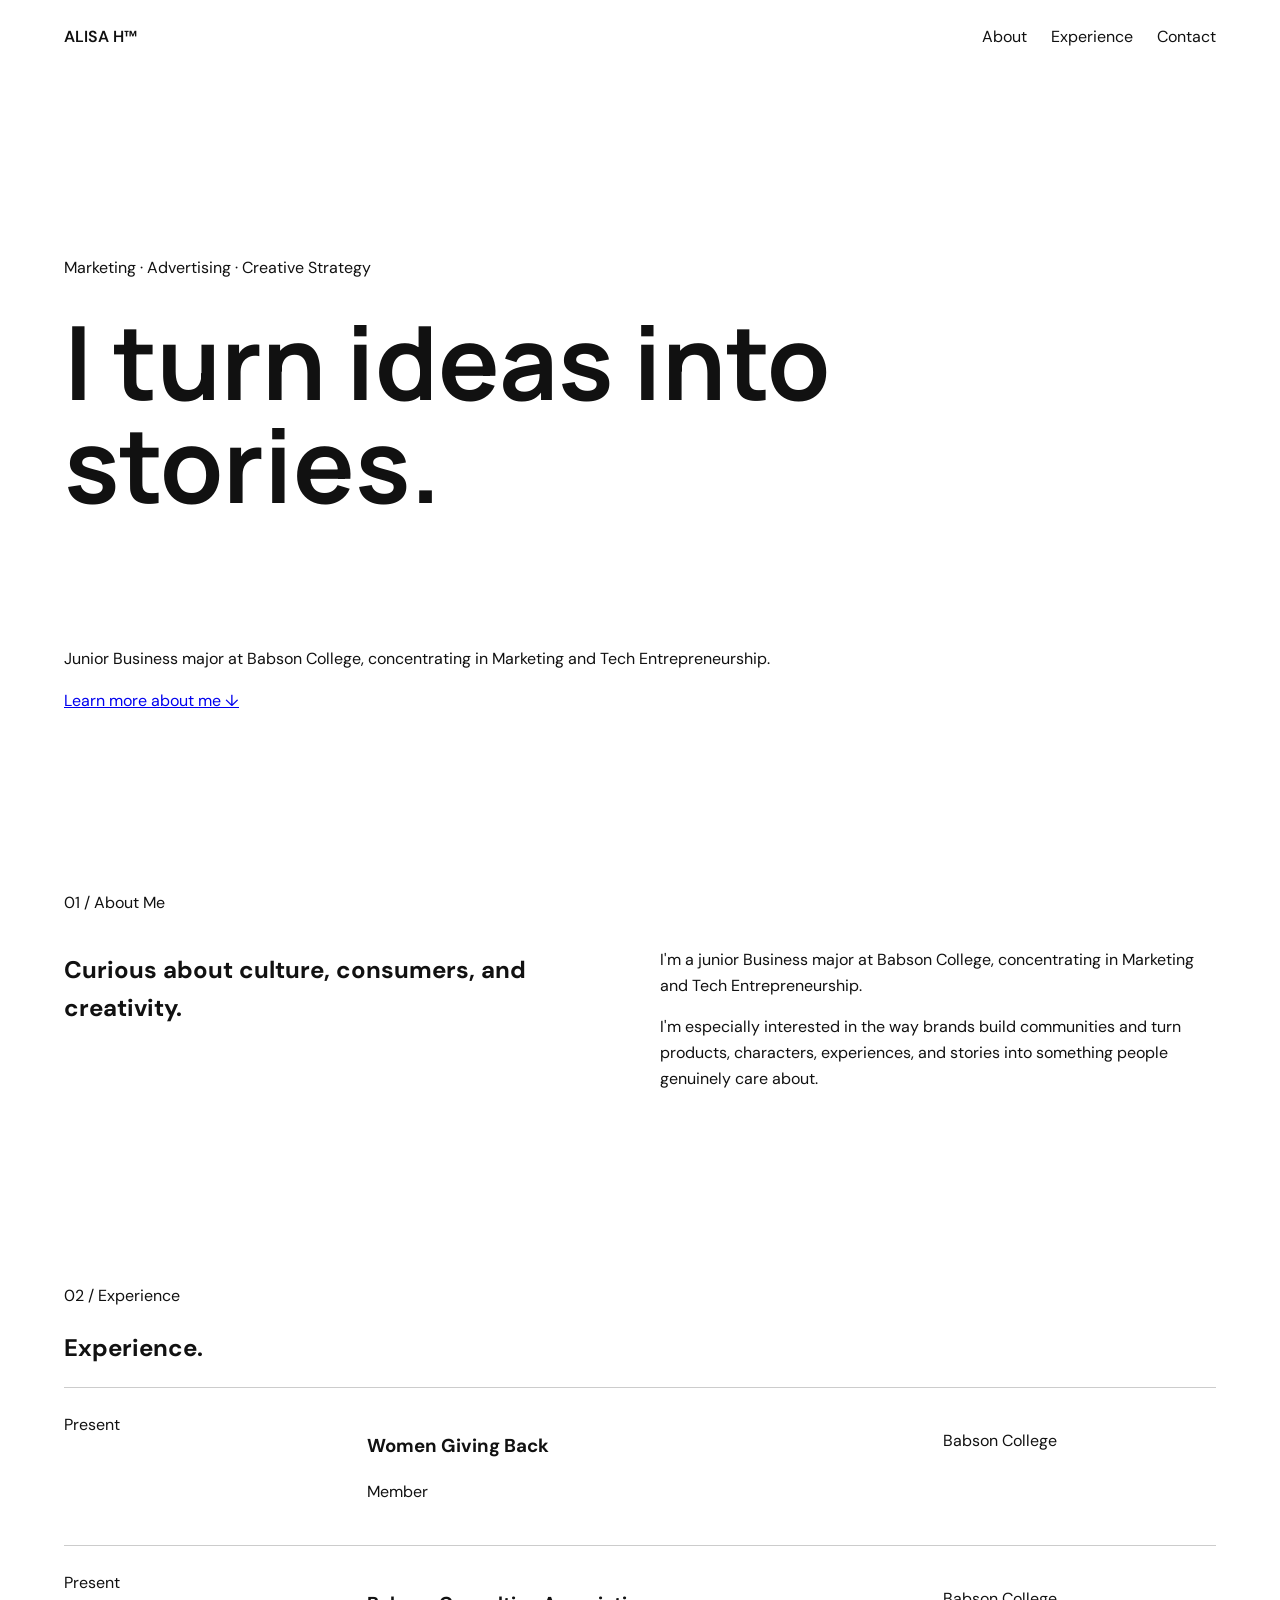
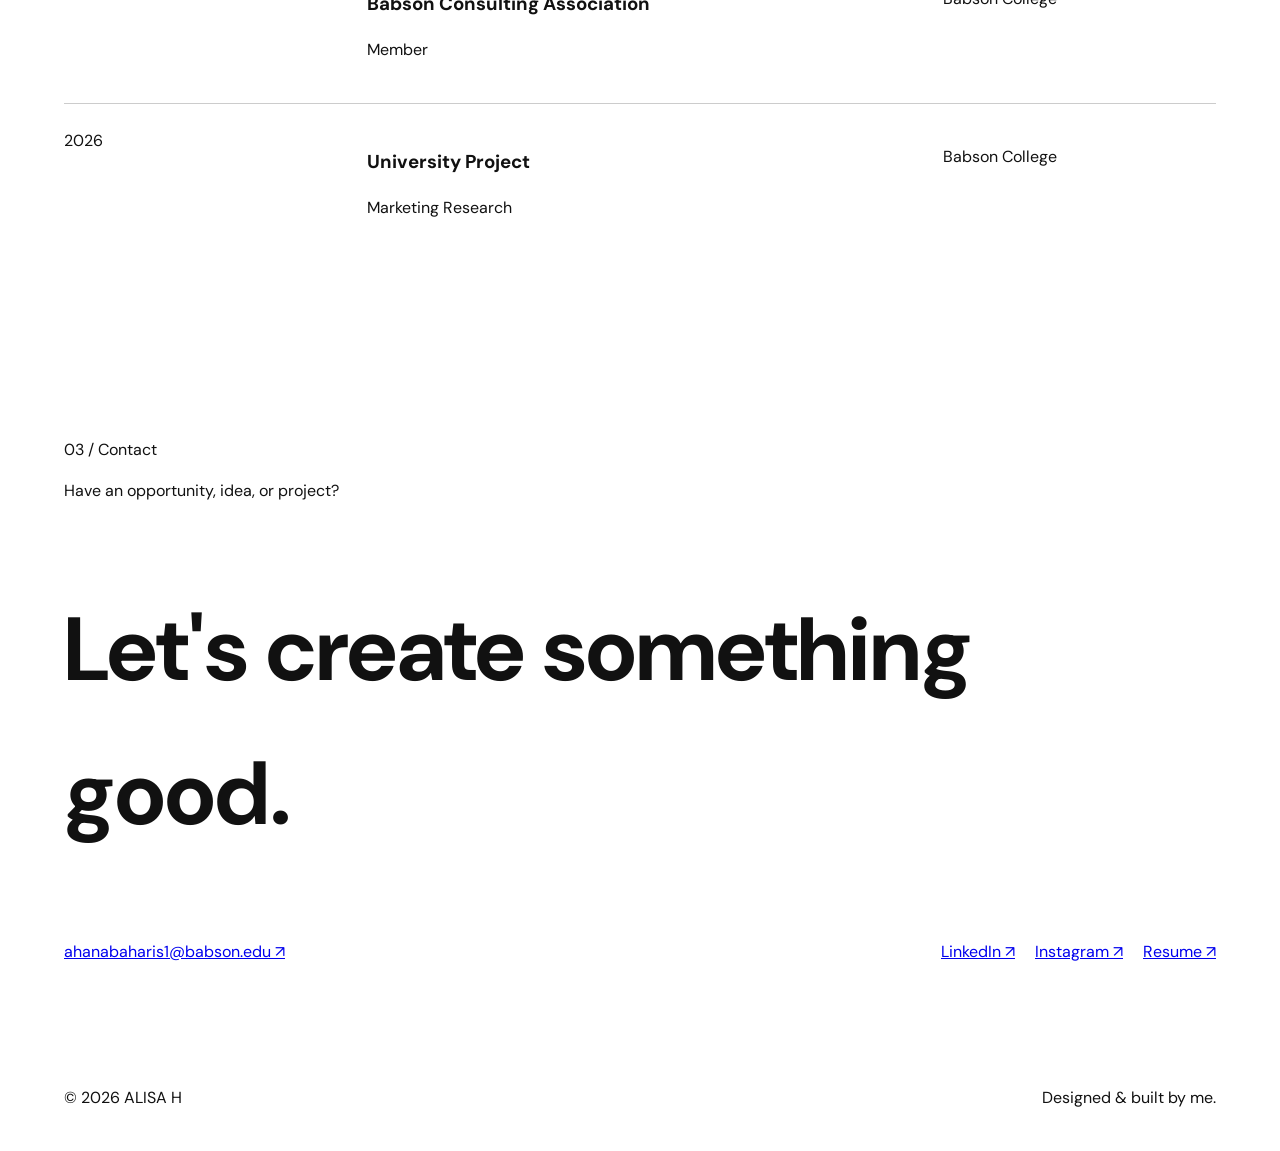
<file: index.html>
<!DOCTYPE html>
<html lang="en">
<head>
  <meta charset="UTF-8">
  <meta name="viewport" content="width=device-width, initial-scale=1.0">

  <title>Alisa H | Marketing & Creative Portfolio</title>

  <meta
    name="description"
    content="Portfolio of Alisa H — marketing, advertising, branding, and creative strategy."
  >

  <link rel="preconnect" href="https://fonts.googleapis.com">
  <link rel="preconnect" href="https://fonts.gstatic.com" crossorigin>

  <link
    href="https://fonts.googleapis.com/css2?family=DM+Sans:wght@400;500;600&family=Manrope:wght@300;400;500;600&display=swap"
    rel="stylesheet"
  >

  <link rel="stylesheet" href="css/styles.css">
</head>

<body>

  <!-- NAV -->
  <header class="navbar">

    <a href="#home" class="logo">
      ALISA H™
    </a>

    <nav class="nav-links">
      <a href="#about">About</a>
      <a href="#experience">Experience</a>
      <a href="#contact">Contact</a>
    </nav>

  </header>


  <!-- HERO -->
  <main>

    <section class="hero" id="home">

      <div class="hero-background"></div>

      <div class="hero-content">

        <p class="eyebrow">
          Marketing · Advertising · Creative Strategy
        </p>

        <h1>
          I turn ideas
          <span>into stories.</span>
        </h1>

      </div>

      <div class="hero-footer">

        <p>
          Junior Business major at Babson College,
          concentrating in Marketing and Tech
          Entrepreneurship.
        </p>

        <a href="#about" class="scroll-link">
          Learn more about me ↓
        </a>

      </div>

    </section>


    <!-- ABOUT -->
    <section class="about-section" id="about">

      <p class="section-label">
        01 / About Me
      </p>

      <div class="about-content">

        <h2 class="reveal">
          Curious about
          culture, consumers,
          and creativity.
        </h2>

        <div class="about-text reveal">

          <p>
            I'm a junior Business major at Babson College,
            concentrating in Marketing and Tech
            Entrepreneurship.
          </p>

          <p>
            I'm especially interested in the way brands
            build communities and turn products,
            characters, experiences, and stories into
            something people genuinely care about.
          </p>

        </div>

      </div>

    </section>


    <!-- EXPERIENCE -->
    <section class="experience-section" id="experience">

      <div class="section-heading">

        <div>
          <p class="section-label">
            02 / Experience
          </p>

          <h2 class="reveal">
            Experience.
          </h2>

        </div>

      </div>


      <div class="experience-list">

        <div class="experience-item reveal">

          <span>Present</span>

          <div>
            <h3>Women Giving Back</h3>
            <p>Member</p>
          </div>

          <p>Babson College</p>

        </div>


        <div class="experience-item reveal">

          <span>Present</span>

          <div>
            <h3>Babson Consulting Association</h3>
            <p>Member</p>
          </div>

          <p>Babson College</p>

        </div>


        <div class="experience-item reveal">

          <span>2026</span>

          <div>
            <h3>University Project</h3>
            <p>Marketing Research</p>
          </div>

          <p>Babson College</p>

        </div>

      </div>

    </section>


    <!-- CONTACT -->
    <section class="contact-section" id="contact">

      <p class="section-label">
        03 / Contact
      </p>

      <div>

        <p class="contact-intro">
          Have an opportunity, idea, or project?
        </p>

        <h2 class="reveal">
          Let's create
          <span>something good.</span>
        </h2>

      </div>


      <div class="contact-footer">

        <a href="mailto:ahanabaharis1@babson.edu">
          ahanabaharis1@babson.edu ↗
        </a>

        <div class="social-links">
          <a href="#">LinkedIn ↗</a>
          <a href="#">Instagram ↗</a>
          <a href="#">Resume ↗</a>
        </div>

      </div>

    </section>

  </main>


  <!-- FOOTER -->
  <footer>

    <p>
      © 2026 ALISA H
    </p>

    <p>
      Designed & built by me.
    </p>

  </footer>



</body>
</html>
</file>
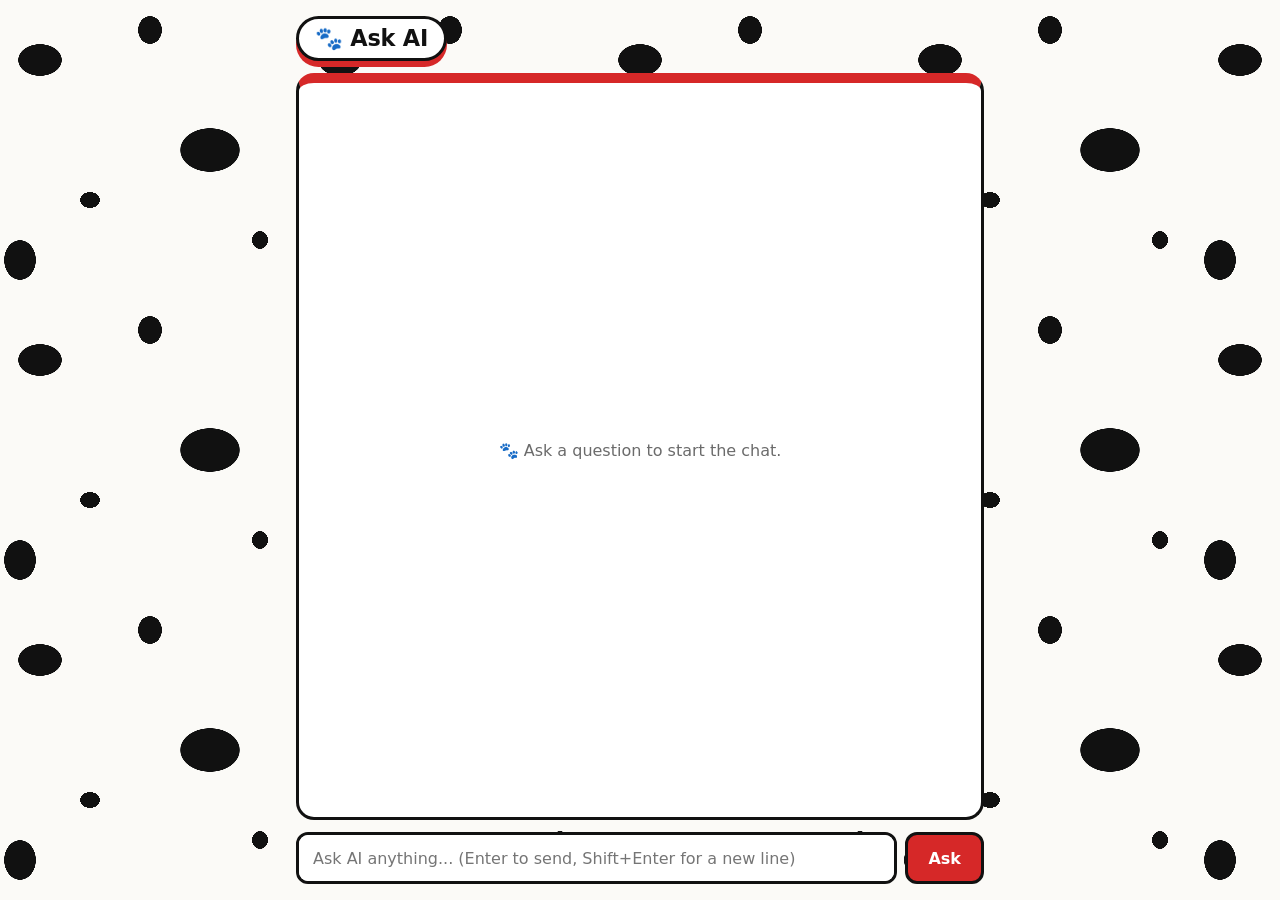
<file: ai-chat.html>
<!DOCTYPE html>
<html lang="en">
<head>
  <meta charset="UTF-8">
  <meta name="viewport" content="width=device-width, initial-scale=1.0">
  <title>Ask AI</title>
  <style>
    /* Dalmatian: white coat, black spots, red collar. */
    :root {
      --bg: #fbfaf7;
      --spot: #111111;
      --panel: #ffffff;
      --ink: #111111;
      --muted: #6b6b6b;
      --accent: #111111;
      --accent-ink: #ffffff;
      --bot: #ffffff;
      --border: #111111;
      --collar: #d62828;
      --error: #d62828;
    }

    /* At night the coat flips: black with white spots. */
    @media (prefers-color-scheme: dark) {
      :root {
        --bg: #121212;
        --spot: #f2f2f2;
        --panel: #1c1c1c;
        --ink: #f2f2f2;
        --muted: #a0a0a0;
        --accent: #f2f2f2;
        --accent-ink: #121212;
        --bot: #1c1c1c;
        --border: #f2f2f2;
        --collar: #ff5a5a;
        --error: #ff8a8a;
      }
    }

    * { box-sizing: border-box; }

    body {
      margin: 0;
      min-height: 100vh;
      color: var(--ink);
      font-family: system-ui, -apple-system, "Segoe UI", sans-serif;
      display: flex;
      justify-content: center;
      /* Uneven spots of different sizes, repeated across the page. */
      background-color: var(--bg);
      background-image:
        radial-gradient(ellipse 22px 16px at 40px 60px, var(--spot) 98%, transparent 100%),
        radial-gradient(ellipse 12px 14px at 150px 30px, var(--spot) 98%, transparent 100%),
        radial-gradient(ellipse 30px 22px at 210px 150px, var(--spot) 98%, transparent 100%),
        radial-gradient(ellipse 10px 8px at 90px 200px, var(--spot) 98%, transparent 100%),
        radial-gradient(ellipse 16px 20px at 20px 260px, var(--spot) 98%, transparent 100%),
        radial-gradient(ellipse 8px 9px at 260px 240px, var(--spot) 98%, transparent 100%);
      background-size: 300px 300px;
    }

    h1 {
      align-self: flex-start;
      padding: 6px 16px;
      background: var(--panel);
      border: 3px solid var(--border);
      border-radius: 999px;
      /* The red collar. */
      box-shadow: 0 6px 0 var(--collar);
    }

    .chat {
      width: 100%;
      max-width: 720px;
      height: 100vh;
      display: flex;
      flex-direction: column;
      padding: 16px;
      gap: 12px;
    }

    h1 {
      margin: 0;
      font-size: 1.4rem;
      letter-spacing: -0.01em;
    }

    #messages {
      flex: 1;
      overflow-y: auto;
      display: flex;
      flex-direction: column;
      gap: 10px;
      padding: 16px;
      background: var(--panel);
      border: 3px solid var(--border);
      border-top: 10px solid var(--collar);
      border-radius: 18px;
    }

    #messages:empty::before {
      content: "🐾 Ask a question to start the chat.";
      color: var(--muted);
      margin: auto;
    }

    .msg {
      max-width: 80%;
      padding: 10px 14px;
      border-radius: 14px;
      line-height: 1.45;
      white-space: pre-wrap;
      overflow-wrap: anywhere;
    }

    .user {
      align-self: flex-end;
      background: var(--accent);
      color: var(--accent-ink);
      border-bottom-right-radius: 4px;
    }

    .assistant {
      align-self: flex-start;
      background: var(--bot);
      border: 2px solid var(--border);
      border-bottom-left-radius: 4px;
    }

    .thinking { color: var(--muted); font-style: italic; }
    .error { color: var(--error); }

    form {
      display: flex;
      gap: 8px;
    }

    textarea {
      flex: 1;
      resize: none;
      height: 52px;
      padding: 14px;
      font: inherit;
      color: var(--ink);
      background: var(--panel);
      border: 3px solid var(--border);
      border-radius: 12px;
    }

    textarea:focus {
      outline: 3px solid var(--collar);
      outline-offset: 1px;
    }

    button {
      padding: 0 20px;
      font: inherit;
      font-weight: 600;
      color: #ffffff;
      background: var(--collar);
      border: 3px solid var(--border);
      border-radius: 12px;
      cursor: pointer;
    }

    button:disabled { opacity: 0.5; cursor: default; }
  </style>
</head>
<body>
  <main class="chat">
    <h1>🐾 Ask AI</h1>
    <div id="messages"></div>
    <form id="askForm">
      <textarea id="prompt" placeholder="Ask AI anything... (Enter to send, Shift+Enter for a new line)"></textarea>
      <button id="askBtn" type="submit">Ask</button>
    </form>
  </main>

  <script>
    // This page works only on your vercel.app link. Live Server and GitHub Pages
    // cannot run the function in api/ask.js, so there the Ask button fails.

    // Sends your prompt to your own function at /api/ask. The function adds the
    // key and calls the model, so no key appears anywhere on this page.
    async function askAI(prompt) {
      const response = await fetch('/api/ask', {
        method: 'POST',
        headers: { 'Content-Type': 'application/json' },
        body: JSON.stringify({ prompt })
      });
      if (!response.ok) {
        throw new Error(`Request failed: ${response.status}`);
      }
      const data = await response.json();
      // A model that reasons first puts a reasoning item ahead of the answer,
      // so find the item of type message, then read its text.
      const message = data.output.find(item => item.type === 'message');
      return message.content[0].text;
    }

    const messagesEl = document.querySelector('#messages');
    const promptEl = document.querySelector('#prompt');
    const askBtn = document.querySelector('#askBtn');

    // Adds one message bubble to the bottom of the chat and scrolls to it.
    function addMessage(role, text) {
      const bubble = document.createElement('div');
      bubble.className = `msg ${role}`;
      // textContent shows the text as plain text. innerHTML would run any
      // HTML the model wrote.
      bubble.textContent = text;
      messagesEl.appendChild(bubble);
      messagesEl.scrollTop = messagesEl.scrollHeight;
      return bubble;
    }

    document.querySelector('#askForm').addEventListener('submit', async (event) => {
      // A form reloads the page on submit unless you stop it.
      event.preventDefault();
      const prompt = promptEl.value.trim();
      // Enter can still submit while the button is off, so check it here too.
      if (!prompt || askBtn.disabled) return;

      addMessage('user', prompt);
      promptEl.value = '';
      // Turn the button off until the answer arrives, so a second click
      // cannot send, and pay for, a second request.
      askBtn.disabled = true;
      // A call takes a few seconds, so show something while you wait.
      const reply = addMessage('assistant thinking', 'Thinking...');
      try {
        reply.textContent = await askAI(prompt);
        reply.className = 'msg assistant';
      } catch (error) {
        reply.textContent = 'Error: ' + error.message;
        reply.className = 'msg assistant error';
      } finally {
        // finally runs whether the call worked or failed.
        askBtn.disabled = false;
        promptEl.focus();
      }
    });

    // Enter sends the message; Shift+Enter adds a new line instead.
    promptEl.addEventListener('keydown', (event) => {
      if (event.key === 'Enter' && !event.shiftKey) {
        event.preventDefault();
        document.querySelector('#askForm').requestSubmit();
      }
    });
  </script>
</body>
</html>
</file>
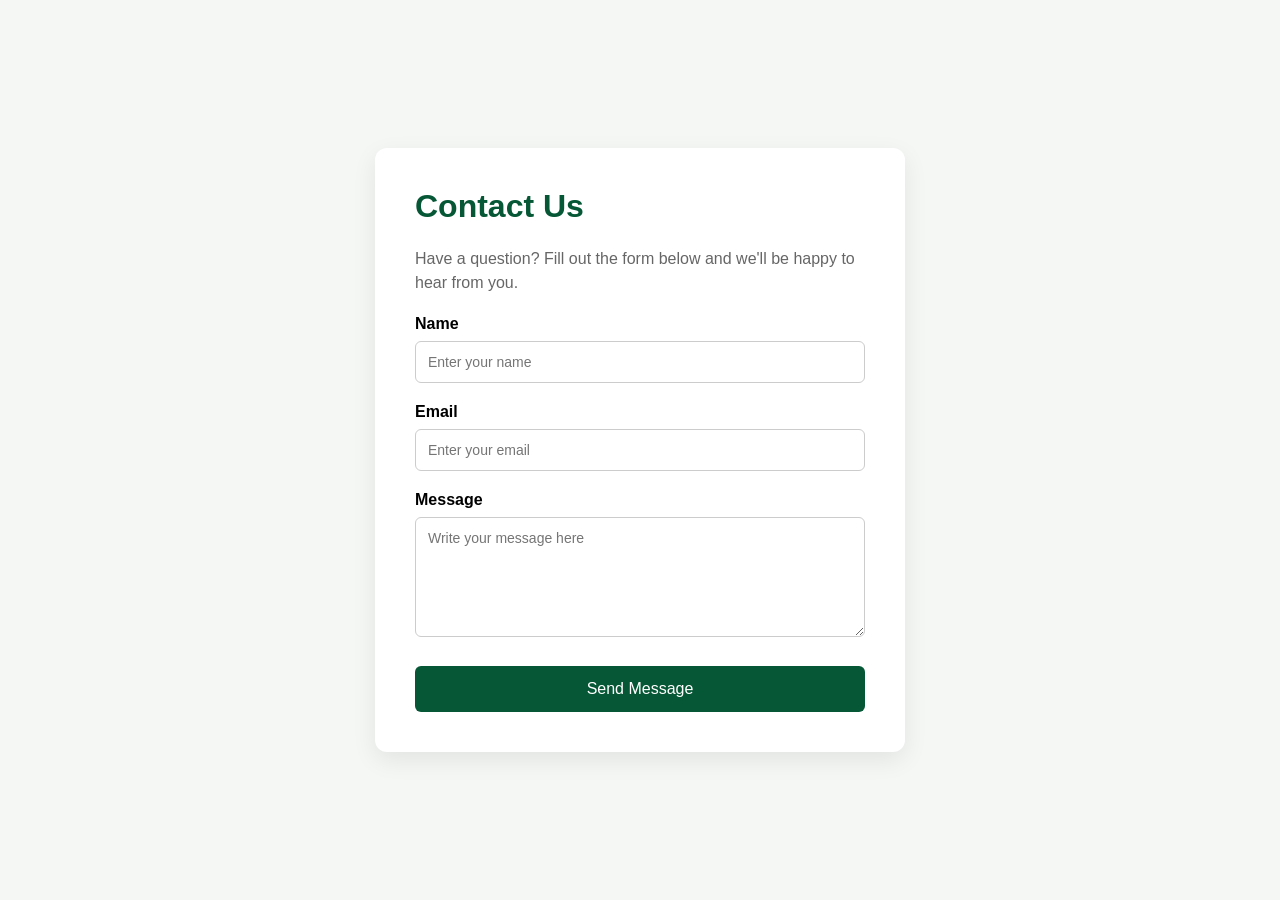
<file: contact.html>
<!DOCTYPE html>
<html lang="en">

<head>
    <meta charset="UTF-8">
    <meta name="viewport" content="width=device-width, initial-scale=1.0">

    <title>Contact Form</title>

    <style>
        body {
            font-family: Arial, sans-serif;
            background-color: #f5f7f5;
            margin: 0;
            min-height: 100vh;
            display: flex;
            justify-content: center;
            align-items: center;
        }

        .contact-container {
            background-color: white;
            padding: 40px;
            border-radius: 12px;
            width: 90%;
            max-width: 450px;
            box-shadow: 0 8px 25px rgba(0, 0, 0, 0.08);
        }

        h1 {
            color: #065735;
            margin-top: 0;
        }

        p {
            color: #666;
            line-height: 1.5;
        }

        label {
            display: block;
            margin-top: 20px;
            margin-bottom: 8px;
            font-weight: bold;
        }

        input,
        textarea {
            width: 100%;
            padding: 12px;
            border: 1px solid #ccc;
            border-radius: 6px;
            font-family: inherit;
            font-size: 14px;
            box-sizing: border-box;
        }

        textarea {
            min-height: 120px;
            resize: vertical;
        }

        button {
            width: 100%;
            padding: 14px;
            margin-top: 25px;
            background-color: #065735;
            color: white;
            border: none;
            border-radius: 6px;
            font-size: 16px;
            cursor: pointer;
        }

        button:hover {
            background-color: #08704a;
        }
    </style>
</head>

<body>

    <div class="contact-container">

        <h1>Contact Us</h1>

        <p>
            Have a question? Fill out the form below
            and we'll be happy to hear from you.
        </p>

        <form action="#" method="get">

            <label for="name">Name</label>
            <input
                type="text"
                id="name"
                name="name"
                placeholder="Enter your name"
                required
            >

            <label for="email">Email</label>
            <input
                type="email"
                id="email"
                name="email"
                placeholder="Enter your email"
                required
            >

            <label for="message">Message</label>
            <textarea
                id="message"
                name="message"
                placeholder="Write your message here"
                required
            ></textarea>

            <button type="submit">Send Message</button>

        </form>

    </div>

</body>
</html>
</file>
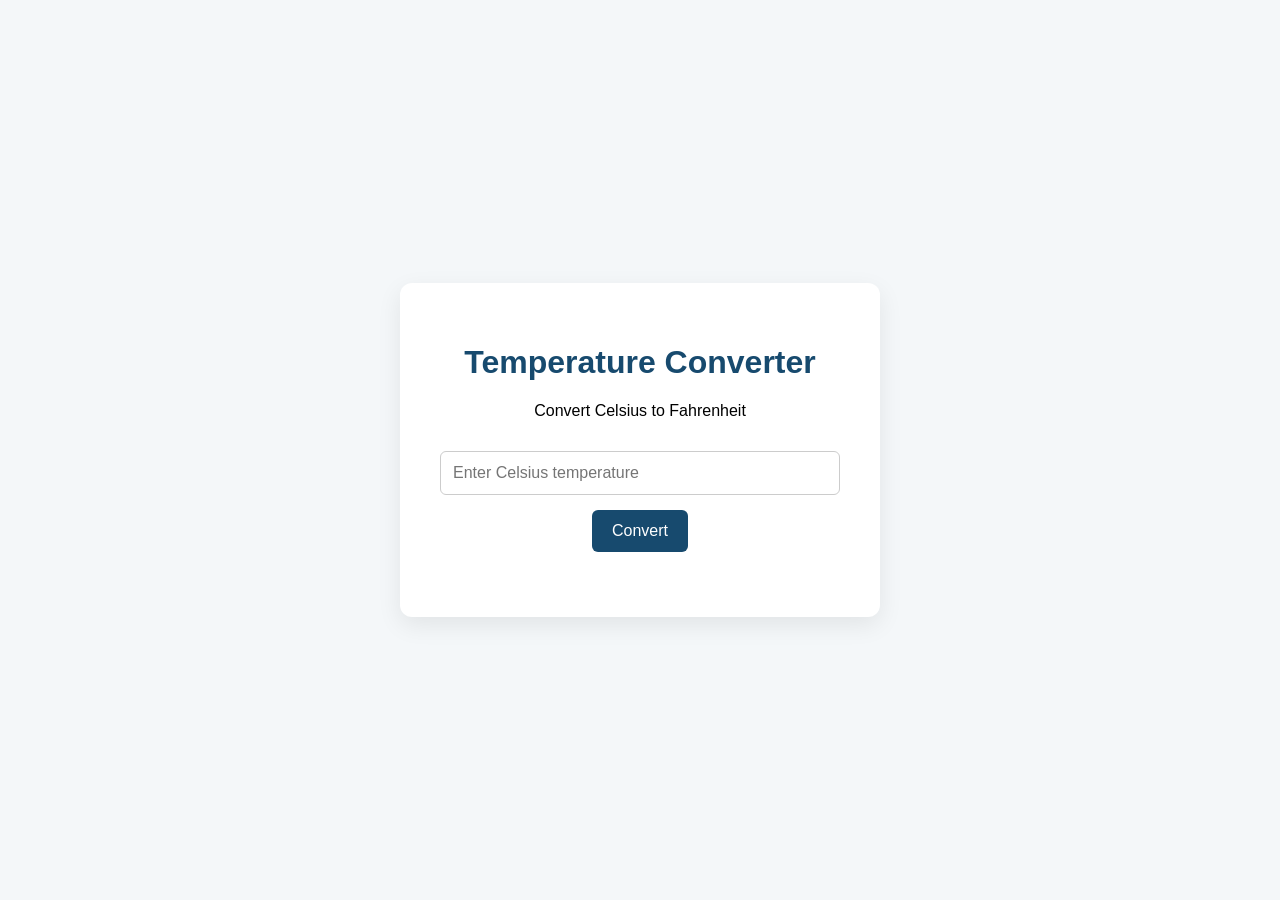
<file: converter.html>
<!DOCTYPE html>
<html lang="en">

<head>
    <meta charset="UTF-8">
    <meta name="viewport" content="width=device-width, initial-scale=1.0">

    <title>Temperature Converter</title>

    <style>
        body {
            font-family: Arial, sans-serif;
            background-color: #f4f7f9;
            display: flex;
            justify-content: center;
            align-items: center;
            min-height: 100vh;
            margin: 0;
        }

        .container {
            background-color: white;
            padding: 40px;
            border-radius: 12px;
            width: 90%;
            max-width: 400px;
            text-align: center;
            box-shadow: 0 8px 25px rgba(0, 0, 0, 0.08);
        }

        h1 {
            color: #174a6e;
        }

        input {
            width: 100%;
            padding: 12px;
            margin: 15px 0;
            border: 1px solid #ccc;
            border-radius: 6px;
            font-size: 16px;
            box-sizing: border-box;
        }

        button {
            background-color: #174a6e;
            color: white;
            border: none;
            padding: 12px 20px;
            border-radius: 6px;
            cursor: pointer;
            font-size: 16px;
        }

        button:hover {
            background-color: #246b99;
        }

        #result {
            margin-top: 25px;
            font-size: 22px;
            font-weight: bold;
            color: #174a6e;
        }
    </style>
</head>

<body>

    <div class="container">

        <h1>Temperature Converter</h1>

        <p>Convert Celsius to Fahrenheit</p>

        <input
            type="number"
            id="celsius"
            placeholder="Enter Celsius temperature"
            step="any"
        >

        <button onclick="convertTemperature()">
            Convert
        </button>

        <p id="result"></p>

    </div>

    <script>

        // Function that converts Celsius to Fahrenheit
        function toFahrenheit(celsius) {
            return (celsius * 9 / 5) + 32;
        }

        // Function that runs when the button is clicked
        function convertTemperature() {

            const input = document.getElementById("celsius");
            const result = document.getElementById("result");

            if (input.value.trim() === "") {
                result.textContent = "Please enter a temperature.";
                return;
            }

            const celsius = Number(input.value);

            const fahrenheit = toFahrenheit(celsius);

            result.textContent =
                celsius + "°C = " + fahrenheit.toFixed(1) + "°F";
        }

    </script>

</body>
</html>
</file>
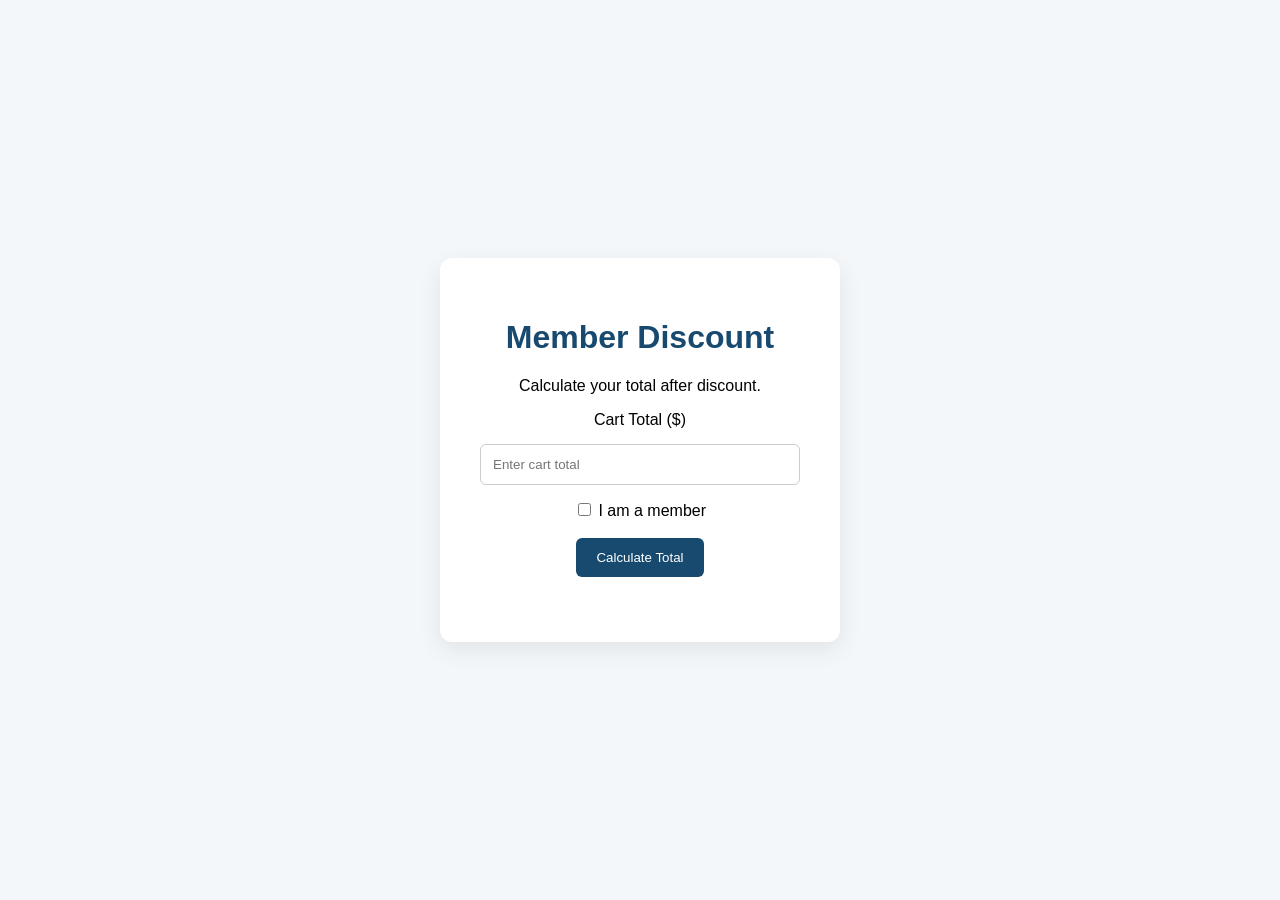
<file: discount.html>
<!DOCTYPE html>
<html lang="en">
<head>
    <meta charset="UTF-8">
    <meta name="viewport" content="width=device-width, initial-scale=1.0">
    <title>Member Discount</title>

    <style>
        body {
            font-family: Arial, sans-serif;
            background-color: #f4f7f9;
            display: flex;
            justify-content: center;
            align-items: center;
            min-height: 100vh;
            margin: 0;
        }

        .container {
            background-color: white;
            padding: 40px;
            border-radius: 12px;
            width: 90%;
            max-width: 400px;
            text-align: center;
            box-shadow: 0 8px 25px rgba(0, 0, 0, 0.08);
            box-sizing: border-box;
        }

        h1 {
            color: #174a6e;
        }

        input[type="number"] {
            width: 100%;
            padding: 12px;
            margin: 15px 0;
            border: 1px solid #ccc;
            border-radius: 6px;
            box-sizing: border-box;
        }

        button {
            background-color: #174a6e;
            color: white;
            border: none;
            padding: 12px 20px;
            border-radius: 6px;
            cursor: pointer;
        }

        button:hover {
            background-color: #246b99;
        }

        #result {
            margin-top: 25px;
            font-size: 18px;
            font-weight: bold;
            color: #174a6e;
        }
    </style>
</head>

<body>
    <div class="container">
        <h1>Member Discount</h1>
        <p>Calculate your total after discount.</p>

        <label for="cartTotal">Cart Total ($)</label>
        <input type="number" id="cartTotal"
               placeholder="Enter cart total" min="0" step="0.01">

        <label>
            <input type="checkbox" id="isMember">
            I am a member
        </label>

        <br><br>
        <button onclick="calculateTotal()">Calculate Total</button>

        <p id="result"></p>
    </div>

    <script>
        // Calculate discount based on membership
        function getDiscount(total, isMember) {
            if (isMember) {
                return total * 0.10;
            } else {
                return 0;
            }
        }

        // Display the final price
        function calculateTotal() {
            const cartInput = document.getElementById("cartTotal");
            const isMember = document.getElementById("isMember").checked;
            const result = document.getElementById("result");

            if (cartInput.value.trim() === "" || Number(cartInput.value) < 0) {
                result.textContent = "Please enter a valid cart total.";
                return;
            }

            const total = Number(cartInput.value);
            const discount = getDiscount(total, isMember);
            const finalTotal = total - discount;

            result.textContent = "Discount: $" + discount.toFixed(2) +
                " | Final Total: $" + finalTotal.toFixed(2);
        }
    </script>
</body>
</html>
</file>
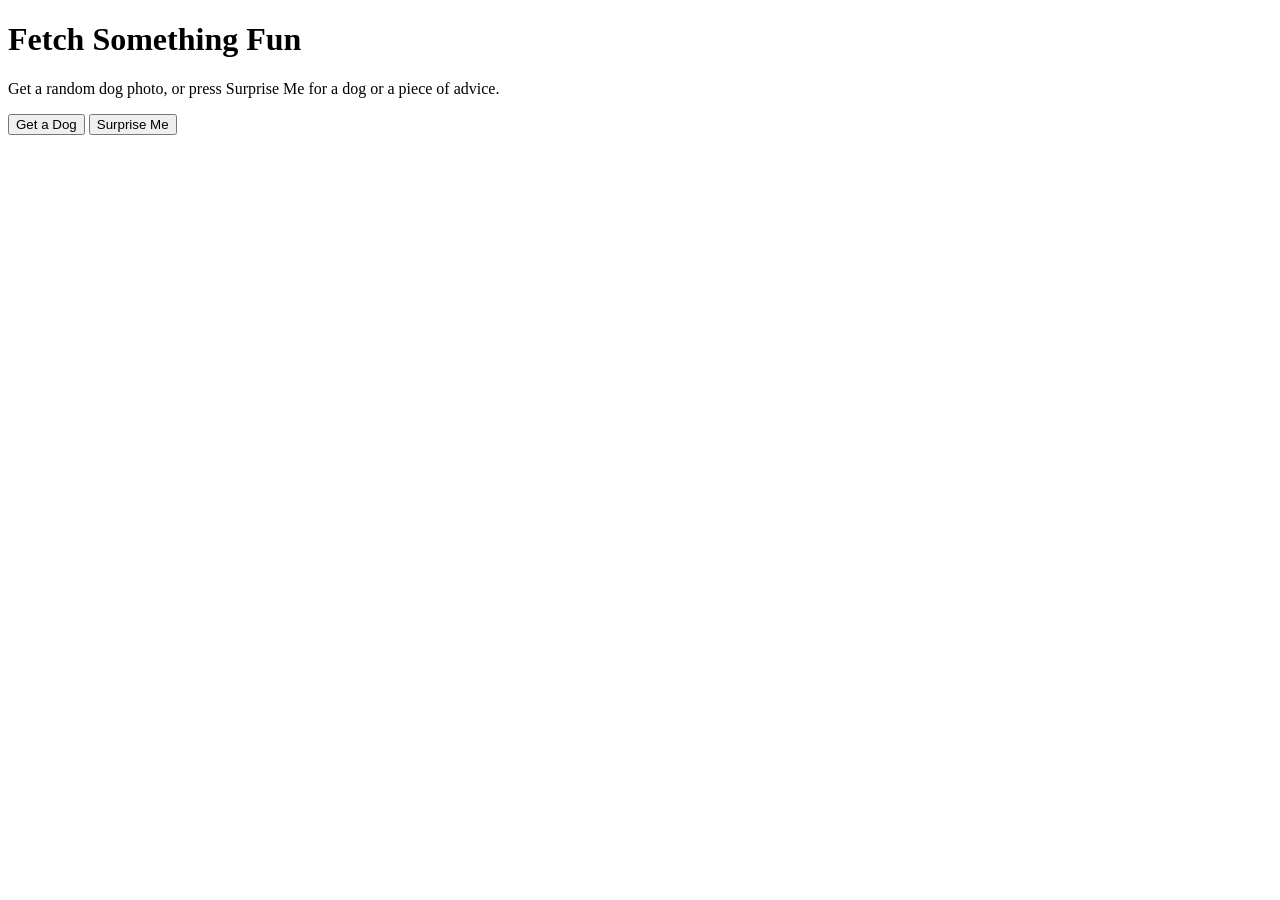
<file: fetch-fun.html>
<!DOCTYPE html>
<html lang="en">
<head>
  <meta charset="UTF-8">
  <meta name="viewport" content="width=device-width, initial-scale=1.0">
  <title>Fetch Something Fun</title>
</head>
<body>
  <h1>Fetch Something Fun</h1>
  <p>Get a random dog photo, or press Surprise Me for a dog or a piece of advice.</p>
  <button id="dogBtn">Get a Dog</button>
  <button id="surpriseBtn">Surprise Me</button>
  <p id="status"></p>
  <img id="dog" alt="A random dog" style="max-width: 300px; display: none;">

  <script>
    const dogBtn = document.querySelector('#dogBtn');
    const surpriseBtn = document.querySelector('#surpriseBtn');
    const statusEl = document.querySelector('#status');
    const dogImg = document.querySelector('#dog');

    // Dog CEO API: returns { message: "<image URL>", status: "success" }.
    async function getDog() {
      statusEl.textContent = 'Loading...';
      dogImg.style.display = 'none';
      try {
        const response = await fetch('https://dog.ceo/api/breeds/image/random');
        if (!response.ok) {
          throw new Error(`Request failed: ${response.status}`);
        }
        const data = await response.json();
        // The field this page reads is .message (an image URL).
        dogImg.src = data.message;
        dogImg.style.display = 'block';
        statusEl.textContent = '';
      } catch (error) {
        statusEl.textContent = 'Could not fetch a dog: ' + error.message;
        console.error(error);
      }
    }

    // Advice Slip API: returns { slip: { id: 1, advice: "..." } }.
    async function getAdvice() {
      statusEl.textContent = 'Loading...';
      dogImg.style.display = 'none';
      try {
        // cache: 'no-store' stops the browser reusing the last advice.
        const response = await fetch('https://api.adviceslip.com/advice', { cache: 'no-store' });
        if (!response.ok) {
          throw new Error(`Request failed: ${response.status}`);
        }
        const data = await response.json();
        // The field this page reads is .slip.advice.
        statusEl.textContent = data.slip.advice;
      } catch (error) {
        statusEl.textContent = 'Could not fetch advice: ' + error.message;
        console.error(error);
      }
    }

    dogBtn.addEventListener('click', getDog);

    // Surprise Me picks one of the two APIs at random.
    surpriseBtn.addEventListener('click', () => {
      if (Math.random() < 0.5) {
        getDog();
      } else {
        getAdvice();
      }
    });
  </script>
</body>
</html>
</file>
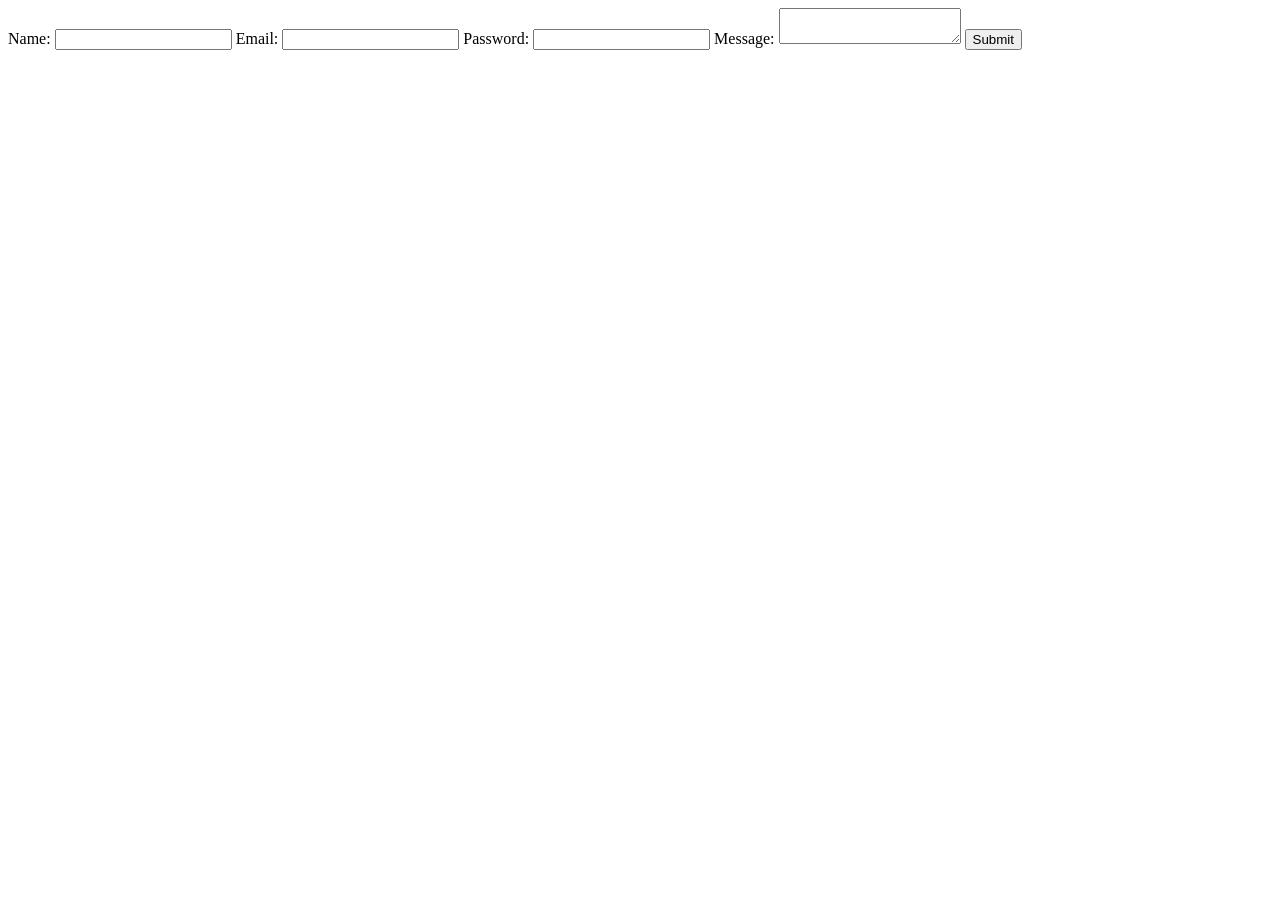
<file: form-demo.html>
<!DOCTYPE html>
<html lang="en">
<head>
  <meta charset="UTF-8">
  <meta name="viewport" content="width=device-width, initial-scale=1.0">
  <title>Form Demo</title>
</head>
<body>
  <form action="https://oim.zhili.dev/echo/view" method="POST">
    <label for="username">Name:</label>
    <input type="text" id="username" name="username" required>
    <label for="email">Email:</label>
    <input type="email" id="email" name="email" required>
    <label for="password">Password:</label>
    <input type="password" id="password" name="password" required>
    <label for="message">Message:</label>
    <textarea id="message" name="message" required></textarea>
    <button type="submit">Submit</button>
  </form>
</body>
</html>
</file>
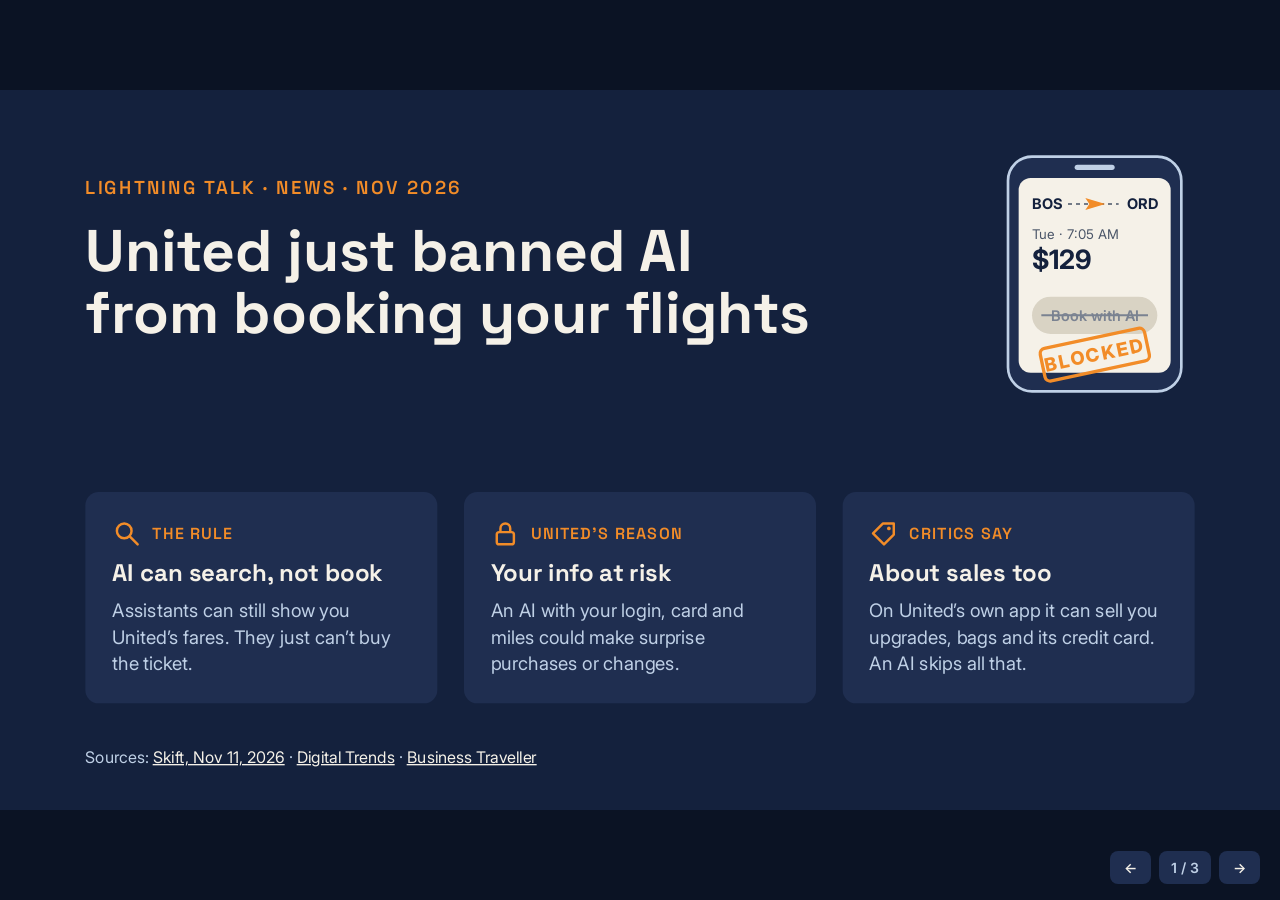
<file: lightning-talk.html>
<!DOCTYPE html>
<html lang="en">
<head>
<meta charset="utf-8">
<meta name="viewport" content="width=device-width, initial-scale=1">
<title>Would You Let AI Book Your Flight? | Lightning Talk</title>
<link rel="preconnect" href="https://fonts.googleapis.com">
<link rel="stylesheet" href="https://fonts.googleapis.com/css2?family=Space+Grotesk:wght@300..700&family=Inter:wght@400;600;700&display=swap">
<style>
html, body { margin: 0; height: 100%; background: #0B1324; overflow: hidden; }
#stage { position: absolute; top: 50%; left: 50%; width: 1920px; height: 1080px; transform-origin: center; }
p { margin-top: 0; }
:root {
  --navy: #14213D;
  --cream: #F5F1E8;
  --orange: #F28C28;
  --soft-light: #BFD0E6;
  --soft-dark: #4A5568;
}

section {
  padding: 128px;
  display: flex;
  flex-direction: column;
  font-family: 'Inter', Arial, sans-serif;
}

.dark { background: var(--navy); color: var(--cream); }
.light { background: var(--cream); color: var(--navy); }
.accent { background: var(--orange); color: var(--navy); }

.eyebrow {
  font-family: 'Space Grotesk', Arial, sans-serif;
  font-size: 28px;
  font-weight: 600;
  letter-spacing: 0.12em;
  text-transform: uppercase;
  color: var(--orange);
  margin: 0 0 32px 0;
}
.accent .eyebrow { color: var(--navy); }

h1, h2, h3 {
  font-family: 'Space Grotesk', Arial, sans-serif;
  margin: 0;
}
h1 { font-size: 104px; line-height: 1.05; font-weight: 700; }
h2 { font-size: 72px; line-height: 1.1; font-weight: 700; }
h3 { font-size: 36px; line-height: 1.2; font-weight: 700; margin: 0 0 16px 0; }

.title-wide { width: 1500px; }

.spacer { flex: 1; }

.cards {
  display: flex;
  flex-direction: row;
  gap: 40px;
}
.card {
  flex: 1;
  padding: 40px;
  border-radius: 20px;
}
.dark .card { background: #1F2E50; }
.light .card { background: #FBFBF8; border: 2px solid #E2DCCD; }
.light .card.highlight { background: var(--navy); border: 2px solid var(--navy); }

.card .body {
  font-size: 28px;
  line-height: 1.4;
  margin: 0;
}
.dark .card .body { color: var(--soft-light); }
.light .card .body { color: var(--soft-dark); }
.light .card.highlight h3 { color: var(--orange); }
.light .card.highlight .body { color: var(--soft-light); }

.card .tag {
  font-family: 'Space Grotesk', Arial, sans-serif;
  font-size: 24px;
  font-weight: 600;
  letter-spacing: 0.08em;
  text-transform: uppercase;
  margin: 0 0 12px 0;
}
.dark .card .tag { color: var(--orange); }
.light .card .tag { color: #B35F0F; }
.light .card.highlight .tag { color: var(--soft-light); }

.question { font-size: 96px; line-height: 1.08; font-weight: 700; width: 1600px; }

.followups {
  display: flex;
  flex-direction: column;
  gap: 16px;
}
.followups .label {
  font-family: 'Space Grotesk', Arial, sans-serif;
  font-size: 24px;
  font-weight: 600;
  letter-spacing: 0.12em;
  text-transform: uppercase;
  margin: 0;
}
.followups .item {
  font-size: 36px;
  line-height: 1.3;
  margin: 0;
}

.rise { animation: rise 600ms ease-out both; }
.d1 { animation-delay: 150ms; }
.d2 { animation-delay: 300ms; }
.d3 { animation-delay: 450ms; }
@keyframes rise {
  from { opacity: 0; transform: translateY(24px); }
  to { opacity: 1; transform: translateY(0); }
}

/* Visuals and sources */
.title-narrow { width: 1120px; font-size: 88px; }
.head {
  display: flex;
  flex-direction: row;
  align-items: center;
  gap: 16px;
  margin: 0 0 16px 0;
}
.head .tag { margin: 0; }
.head svg { width: 44px; height: 44px; flex: none; }
.hero-art { position: absolute; top: 96px; right: 128px; width: 300px; height: 360px; }

.with-footer { padding: 128px 128px 160px 128px; }
.source {
  position: absolute;
  left: 128px;
  bottom: 64px;
  width: 1664px;
  font-size: 24px;
  line-height: 1.2;
  margin: 0;
}
.dark .source { color: var(--soft-light); }
.dark .source a { color: var(--cream); }
.light .source { color: var(--soft-dark); }
.light .source a { color: var(--navy); }

.question.q-small { font-size: 76px; width: 1664px; }
.choices {
  display: flex;
  flex-direction: row;
  gap: 40px;
  margin: 48px 0 0 0;
}
.choice {
  flex: 1;
  display: flex;
  flex-direction: row;
  align-items: center;
  gap: 28px;
  padding: 32px 40px;
  border-radius: 20px;
  background: #FBF3E6;
}
.choice svg { width: 96px; height: 96px; flex: none; }
.choice .pick {
  font-family: 'Space Grotesk', Arial, sans-serif;
  font-size: 44px;
  line-height: 1.15;
  font-weight: 700;
  margin: 0;
  color: var(--navy);
}
.choice .or { font-size: 24px; margin: 0 0 8px 0; color: var(--soft-dark); font-weight: 600; letter-spacing: 0.1em; text-transform: uppercase; }

section { position: absolute; inset: 0; box-sizing: border-box; display: none; }
section.active { display: flex; }
#nav { position: fixed; bottom: 16px; right: 20px; display: flex; gap: 8px; align-items: center;
  font: 600 14px Inter, Arial, sans-serif; color: #BFD0E6; }
#nav button { background: #1F2E50; color: #F5F1E8; border: 0; border-radius: 8px; padding: 8px 14px;
  font: 600 14px Inter, Arial, sans-serif; cursor: pointer; }
#count { background: #1F2E50; border-radius: 8px; padding: 8px 12px; }
#nav button:hover { background: #F28C28; color: #14213D; }
</style>
</head>
<body>
<div id="stage">
<section id="cover" class="dark with-footer" data-transition="fade">
<p class="eyebrow">Lightning talk · News · Nov 2026</p>
<h1 class="title-narrow">United just banned AI from booking your flights</h1>
<svg class="hero-art" viewBox="0 0 300 360" width="300" height="360" aria-label="Illustration: a phone showing a flight, with the Book with AI button blocked"><rect x="20" y="4" width="260" height="352" rx="36" fill="#1F2E50" stroke="#BFD0E6" stroke-width="4"/><rect x="36" y="36" width="228" height="292" rx="18" fill="#F5F1E8"/><rect x="120" y="16" width="60" height="8" rx="4" fill="#BFD0E6"/><text x="56" y="82" font-family="Inter, Arial, sans-serif" font-size="22" font-weight="700" fill="#14213D">BOS</text><text x="198" y="82" font-family="Inter, Arial, sans-serif" font-size="22" font-weight="700" fill="#14213D">ORD</text><line x1="110" y1="75" x2="186" y2="75" stroke="#4A5568" stroke-width="2" stroke-dasharray="6 6"/><path d="M136 66 L166 75 L136 84 L142 75 Z" fill="#F28C28"/><text x="56" y="128" font-family="Inter, Arial, sans-serif" font-size="20" fill="#4A5568">Tue · 7:05 AM</text><text x="56" y="172" font-family="Inter, Arial, sans-serif" font-size="40" font-weight="700" fill="#14213D">$129</text><rect x="56" y="214" width="188" height="56" rx="28" fill="#D9D3C4"/><text x="150" y="250" text-anchor="middle" font-family="Inter, Arial, sans-serif" font-size="22" font-weight="600" fill="#7A8291">Book with AI</text><line x1="70" y1="242" x2="230" y2="242" stroke="#7A8291" stroke-width="3"/><g transform="rotate(-12 150 300)"><rect x="70" y="276" width="160" height="50" rx="8" fill="none" stroke="#F28C28" stroke-width="5"/><text x="150" y="311" text-anchor="middle" font-family="Inter, Arial, sans-serif" font-size="28" font-weight="800" fill="#F28C28" letter-spacing="3">BLOCKED</text></g></svg>
<div class="spacer"></div>
<div class="cards">
<div class="card rise d1"><div class="head"><svg viewBox="0 0 48 48" aria-label="Magnifying glass icon"><circle cx="20" cy="20" r="12" fill="none" stroke="#F28C28" stroke-width="4"/><line x1="29" y1="29" x2="42" y2="42" stroke="#F28C28" stroke-width="4" stroke-linecap="round"/></svg><p class="tag">The rule</p></div><h3>AI can search, not book</h3><p class="body">Assistants can still show you United’s fares. They just can’t buy the ticket.</p></div>
<div class="card rise d2"><div class="head"><svg viewBox="0 0 48 48" aria-label="Padlock icon"><rect x="10" y="22" width="28" height="20" rx="4" fill="none" stroke="#F28C28" stroke-width="4"/><path d="M16 22 V16 A8 8 0 0 1 32 16 V22" fill="none" stroke="#F28C28" stroke-width="4"/></svg><p class="tag">United’s reason</p></div><h3>Your info at risk</h3><p class="body">An AI with your login, card and miles could make surprise purchases or changes.</p></div>
<div class="card rise d3"><div class="head"><svg viewBox="0 0 48 48" aria-label="Price tag icon"><path d="M6 24 L22 8 H40 V26 L24 42 Z" fill="none" stroke="#F28C28" stroke-width="4" stroke-linejoin="round"/><circle cx="32" cy="16" r="3" fill="#F28C28"/></svg><p class="tag">Critics say</p></div><h3>About sales too</h3><p class="body">On United’s own app it can sell you upgrades, bags and its credit card. An AI skips all that.</p></div>
</div>
<p class="source">Sources: <a href="https://skift.com/2026/11/11/united-airlines-moves-to-block-personal-ai-agents-from-booking-flights/">Skift, Nov 11, 2026</a> · <a href="https://digitaltrends.com/computing/united-airlines-is-grounding-ai-travel-agents-and-safety-is-just-one-of-the-concerns">Digital Trends</a> · <a href="https://www.businesstraveller.com/news/united-airlines-bans-ai-agents-flight-bookings/">Business Traveller</a></p>
</section>
<section id="tradeoff" class="light" data-transition="fade">
<p class="eyebrow">The trade-off</p>
<h2 class="title-wide">Booking a flight isn’t like ordering on Amazon</h2>
<div class="spacer"></div>
<div class="cards">
<div class="card rise d1"><div class="head"><svg viewBox="0 0 48 48" aria-label="Clock icon"><circle cx="24" cy="24" r="17" fill="none" stroke="#B35F0F" stroke-width="4"/><path d="M24 14 V24 L31 29" fill="none" stroke="#B35F0F" stroke-width="4" stroke-linecap="round"/></svg><p class="tag">Upside</p></div><h3>It never sleeps</h3><p class="body">An AI can watch prices 24/7 and grab the cheapest fare faster than any human.</p></div>
<div class="card rise d2"><div class="head"><svg viewBox="0 0 48 48" aria-label="ID card icon"><rect x="6" y="11" width="36" height="26" rx="4" fill="none" stroke="#B35F0F" stroke-width="4"/><circle cx="17" cy="22" r="4" fill="#B35F0F"/><line x1="26" y1="20" x2="36" y2="20" stroke="#B35F0F" stroke-width="3"/><line x1="26" y1="28" x2="36" y2="28" stroke="#B35F0F" stroke-width="3"/></svg><p class="tag">Downside</p></div><h3>It needs everything</h3><p class="body">Your passport, airline login, credit card and miles: your most sensitive info.</p></div>
<div class="card highlight rise d3"><div class="head"><svg viewBox="0 0 48 48" aria-label="Bell icon"><path d="M13 34 H35 L32 29 V20 A8 8 0 0 0 16 20 V29 Z" fill="none" stroke="#F28C28" stroke-width="4" stroke-linejoin="round"/><circle cx="24" cy="39" r="3" fill="#F28C28"/></svg><p class="tag">Middle option</p></div><h3>AI watches, you book</h3><p class="body">Let the AI track prices and alert you. You make the purchase yourself.</p></div>
</div>
</section>
<section id="question" class="accent">
<p class="eyebrow">Your turn</p>
<h1 class="question q-small">Would you let an AI book your flight, or just alert you when prices drop?</h1>
<div class="choices">
<div class="choice rise d1"><svg viewBox="0 0 48 48" aria-label="Robot icon"><rect x="10" y="16" width="28" height="22" rx="6" fill="none" stroke="#14213D" stroke-width="3.5"/><circle cx="19" cy="27" r="3" fill="#14213D"/><circle cx="29" cy="27" r="3" fill="#14213D"/><line x1="24" y1="16" x2="24" y2="9" stroke="#14213D" stroke-width="3.5"/><circle cx="24" cy="7" r="3" fill="#F28C28" stroke="#14213D" stroke-width="2"/></svg><div><p class="or">Option A</p><p class="pick">AI books it for me</p></div></div>
<div class="choice rise d2"><svg viewBox="0 0 48 48" aria-label="Bell icon"><path d="M13 34 H35 L32 29 V20 A8 8 0 0 0 16 20 V29 Z" fill="none" stroke="#14213D" stroke-width="3.5" stroke-linejoin="round"/><circle cx="24" cy="39" r="3" fill="#14213D"/></svg><div><p class="or">Option B</p><p class="pick">AI alerts me, I book</p></div></div>
</div>
<div class="spacer"></div>
<div class="followups">
<p class="label">Follow-ups</p>
<p class="item rise d3">Where’s your line? Food, concert tickets, a flight?</p>
<p class="item rise d3">Is United protecting you, or its own app sales?</p>
</div>
</section>
</div>
<div id="nav">
  <button id="prev" aria-label="Previous slide">&larr;</button>
  <span id="count"></span>
  <button id="next" aria-label="Next slide">&rarr;</button>
</div>
<script>
const slides = document.querySelectorAll('#stage section');
const stage = document.querySelector('#stage');
const count = document.querySelector('#count');
let current = 0;

function fit() {
  const scale = Math.min(window.innerWidth / 1920, window.innerHeight / 1080);
  stage.style.transform = `translate(-50%, -50%) scale(${scale})`;
}

function show(i) {
  current = Math.max(0, Math.min(slides.length - 1, i));
  slides.forEach((s, n) => s.classList.toggle('active', n === current));
  count.textContent = `${current + 1} / ${slides.length}`;
}

document.addEventListener('keydown', (e) => {
  if (['ArrowRight', 'ArrowDown', ' ', 'PageDown'].includes(e.key)) { e.preventDefault(); show(current + 1); }
  if (['ArrowLeft', 'ArrowUp', 'PageUp'].includes(e.key)) { e.preventDefault(); show(current - 1); }
});
document.querySelector('#next').addEventListener('click', () => show(current + 1));
document.querySelector('#prev').addEventListener('click', () => show(current - 1));
window.addEventListener('resize', fit);

fit();
show(0);
</script>
</body>
</html>
</file>
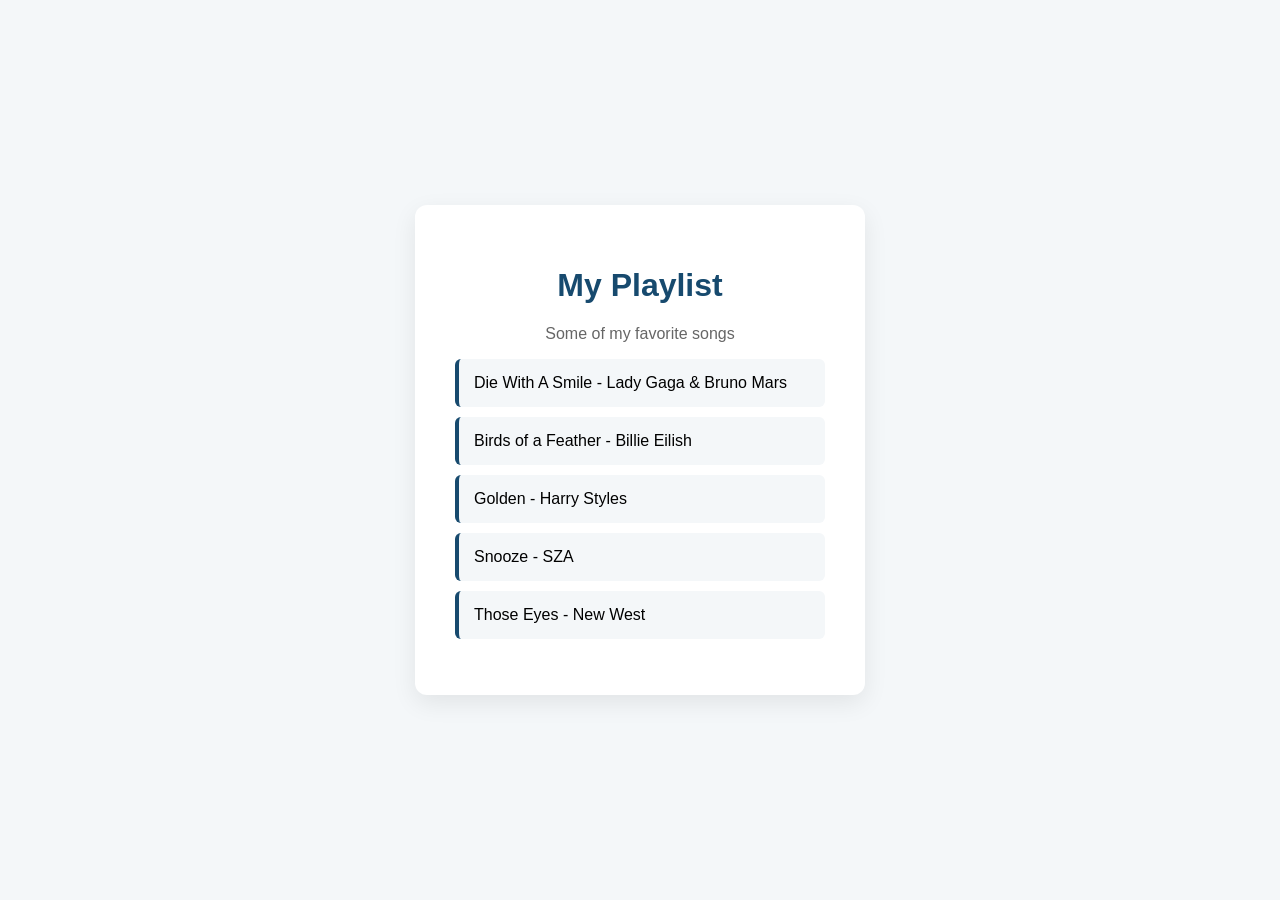
<file: playlist.html>
<!DOCTYPE html>
<html lang="en">

<head>
    <meta charset="UTF-8">
    <meta name="viewport" content="width=device-width, initial-scale=1.0">

    <title>My Playlist</title>

    <style>
        body {
            font-family: Arial, sans-serif;
            background-color: #f4f7f9;
            display: flex;
            justify-content: center;
            align-items: center;
            min-height: 100vh;
            margin: 0;
        }

        .container {
            background-color: white;
            padding: 40px;
            border-radius: 12px;
            width: 90%;
            max-width: 450px;
            box-sizing: border-box;
            box-shadow: 0 8px 25px rgba(0, 0, 0, 0.08);
        }

        h1 {
            color: #174a6e;
            text-align: center;
        }

        p {
            color: #666;
            text-align: center;
        }

        ul {
            list-style: none;
            padding: 0;
        }

        li {
            background-color: #f4f7f9;
            padding: 15px;
            margin-bottom: 10px;
            border-radius: 6px;
            border-left: 4px solid #174a6e;
        }
    </style>
</head>

<body>

    <div class="container">
        <h1>My Playlist</h1>
        <p>Some of my favorite songs</p>

        <!-- JavaScript adds songs here -->
        <ul id="playlist"></ul>
    </div>

    <script src="js/playlist.js"></script>

</body>
</html>
</file>
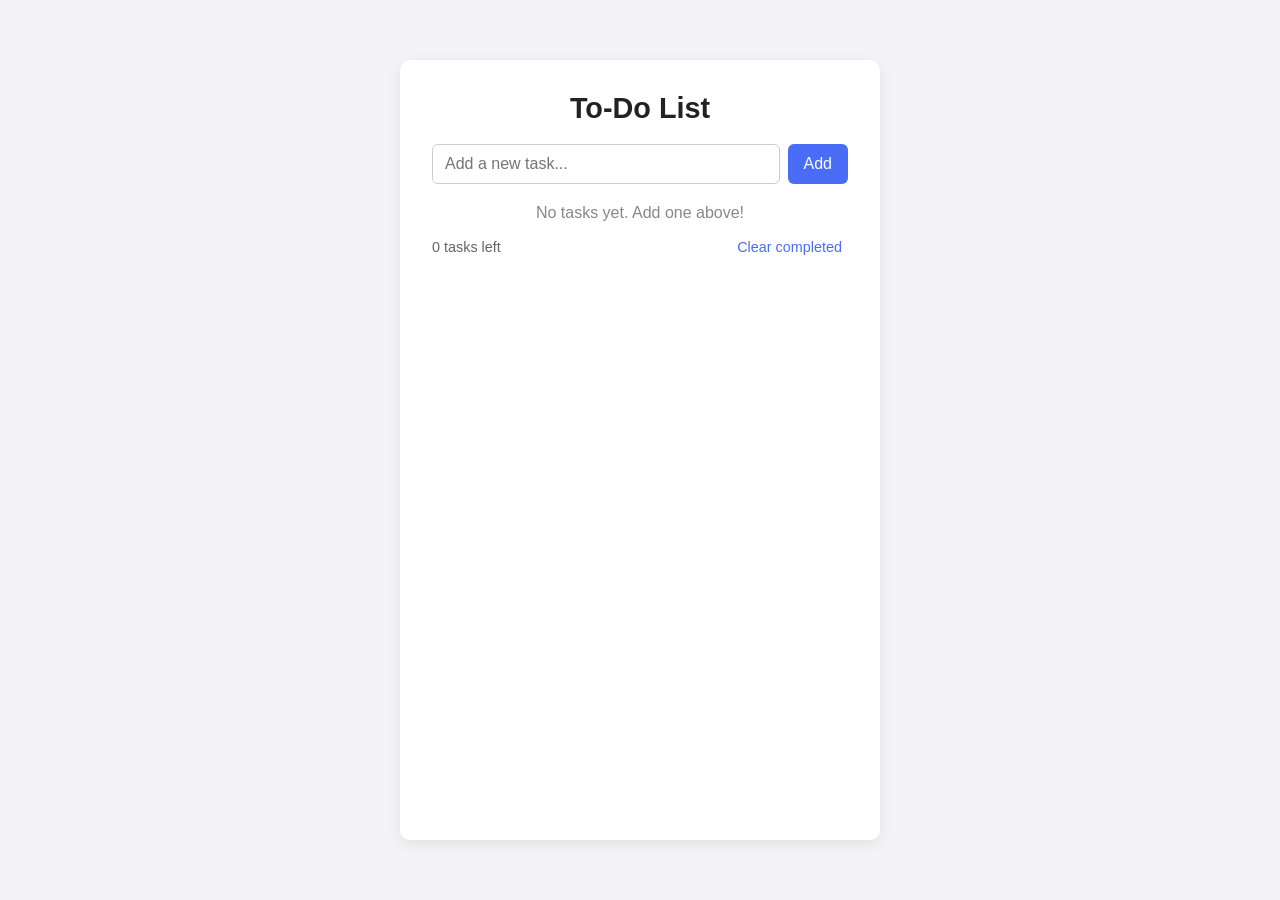
<file: todo.html>
<!DOCTYPE html>
<html lang="en">
<head>
  <meta charset="UTF-8">
  <meta name="viewport" content="width=device-width, initial-scale=1.0">
  <title>To-Do App</title>
  <link rel="stylesheet" href="css/todo.css">
</head>
<body>
  <main class="todo-app">
    <h1>To-Do List</h1>
    <form id="todo-form">
      <input type="text" id="todo-input" placeholder="Add a new task..." autocomplete="off" required>
      <button type="submit">Add</button>
    </form>
    <ul id="todo-list"></ul>
    <p id="todo-empty" class="empty-message">No tasks yet. Add one above!</p>
    <div class="todo-footer">
      <span id="todo-count">0 tasks left</span>
      <button id="todo-clear-completed" type="button">Clear completed</button>
    </div>
  </main>
  <script src="js/todo.js"></script>
</body>
</html>
</file>
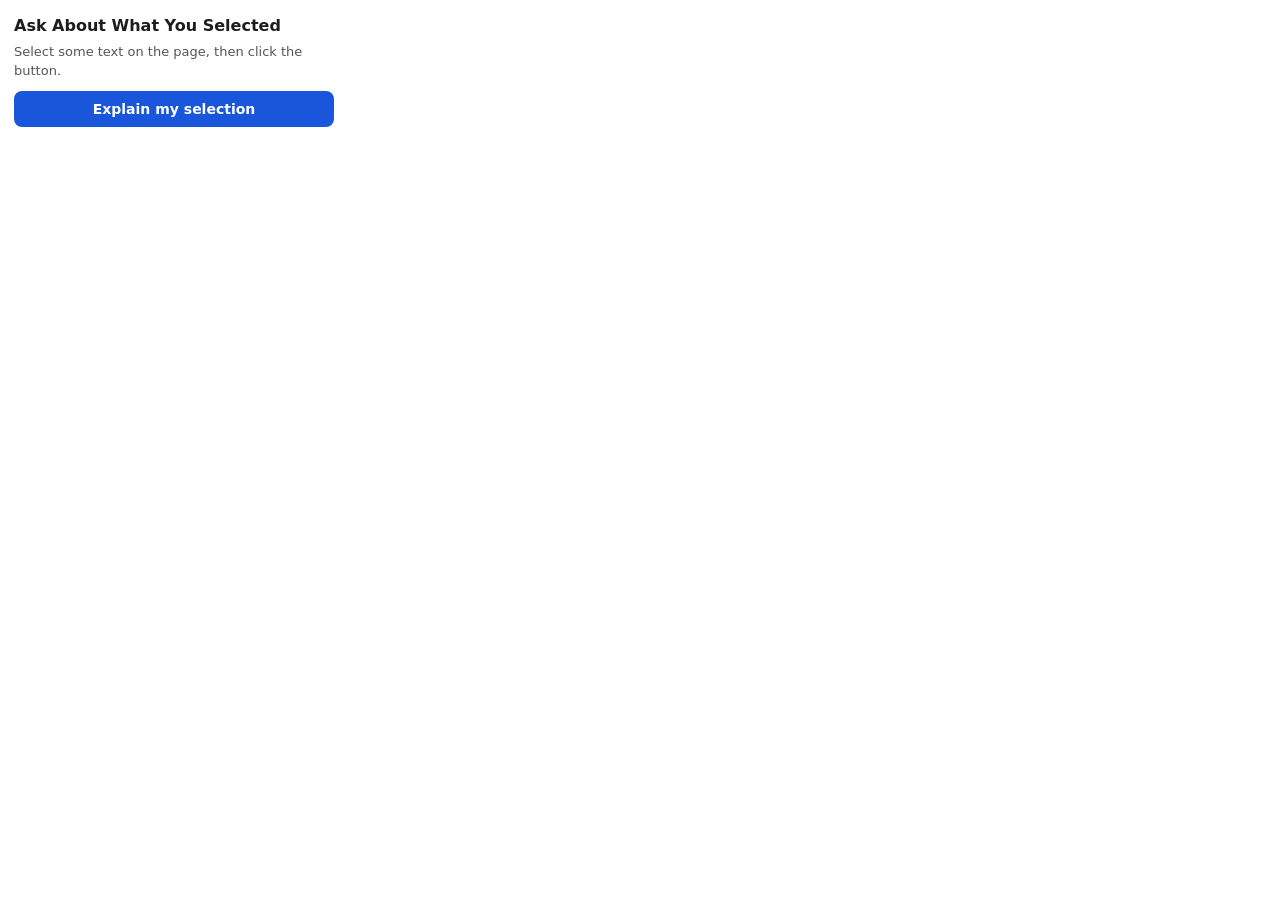
<file: buzzword-meter/popup.html>
<!DOCTYPE html>
<html>
<head>
  <meta charset="UTF-8">
  <style>
    body { width: 320px; margin: 0; padding: 14px; font: 14px/1.45 system-ui, sans-serif; color: #1d1d1f; }
    h1 { font-size: 16px; margin: 0 0 6px; }
    p.hint { margin: 0 0 10px; color: #555; font-size: 13px; }
    button { width: 100%; padding: 10px; border: 0; border-radius: 8px; background: #1a56db; color: #fff; font: 600 14px system-ui, sans-serif; cursor: pointer; }
    button:disabled { background: #9aa7bd; cursor: wait; }
    #selected { margin: 10px 0 0; padding: 8px; background: #f3f4f6; border-radius: 6px; font-size: 12px; color: #444; max-height: 70px; overflow: auto; display: none; }
    #answer { margin-top: 10px; white-space: pre-wrap; max-height: 260px; overflow: auto; }
    #answer.error { color: #b42318; }
  </style>
</head>
<body>
  <h1>Ask About What You Selected</h1>
  <p class="hint">Select some text on the page, then click the button.</p>
  <button id="ask">Explain my selection</button>
  <div id="selected"></div>
  <div id="answer"></div>
  <script src="popup.js"></script>
</body>
</html>
</file>
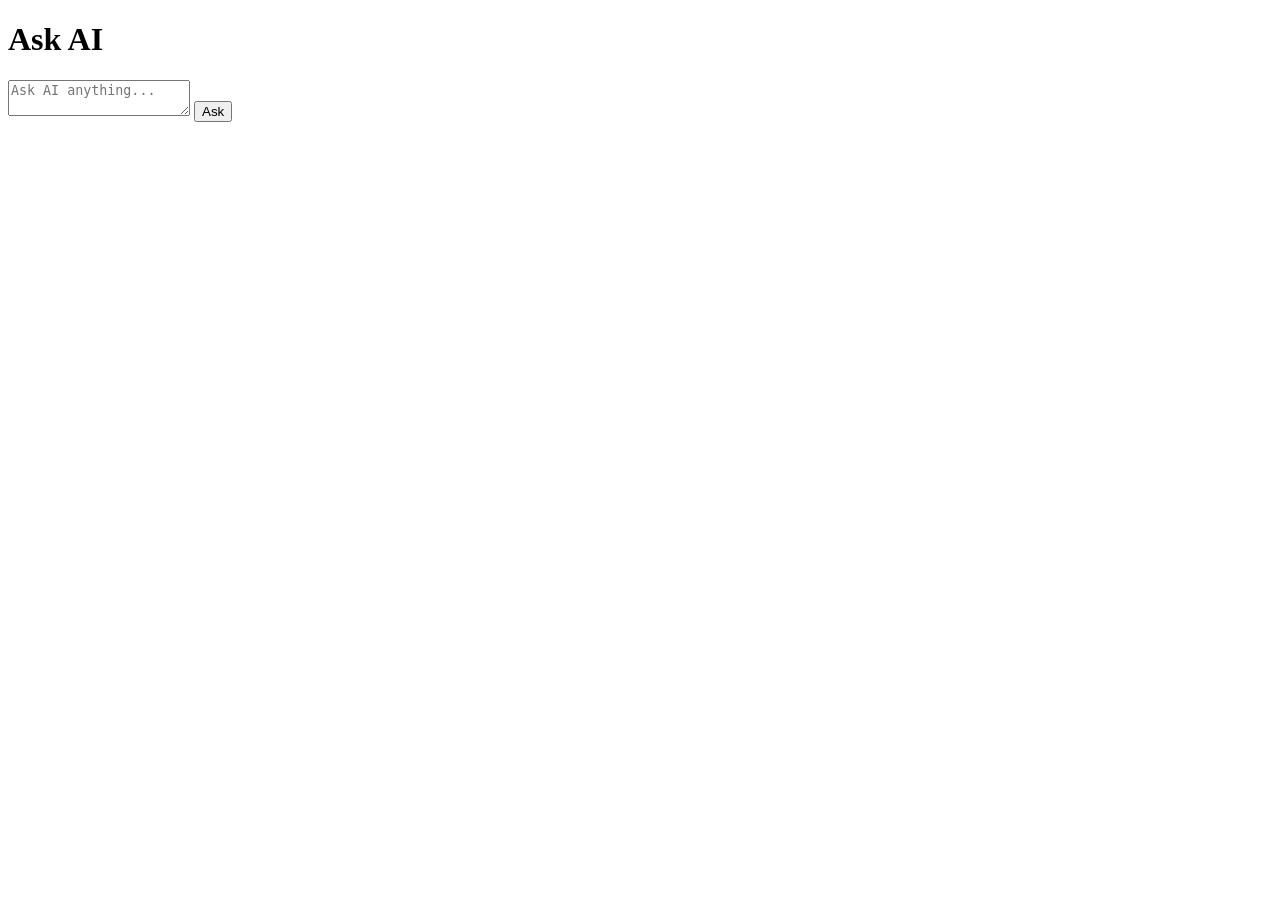
<file: js/api/ai-chat.html>
<!DOCTYPE html>
<html lang="en">
<head>
  <meta charset="UTF-8">
  <meta name="viewport" content="width=device-width, initial-scale=1.0">
  <title>Ask AI</title>
</head>
<body>
  <h1>Ask AI</h1>
  <textarea id="prompt" placeholder="Ask AI anything..."></textarea>
  <button id="askBtn">Ask</button>
  <p id="answer"></p>

  <script>
    // This page works only on your vercel.app link. Live Server and GitHub Pages
    // cannot run the function in api/ask.js, so there the Ask button fails.

    // Sends your prompt to your own function at /api/ask. The function adds the
    // key and calls the model, so no key appears anywhere on this page.
    async function askAI(prompt) {
      const response = await fetch('/api/ask', {
        method: 'POST',
        headers: { 'Content-Type': 'application/json' },
        body: JSON.stringify({ prompt })
      });
      if (!response.ok) {
        throw new Error(`Request failed: ${response.status}`);
      }
      const data = await response.json();
      // A model that reasons first puts a reasoning item ahead of the answer,
      // so find the item of type message, then read its text.
      const message = data.output.find(item => item.type === 'message');
      return message.content[0].text;
    }

    const askBtn = document.querySelector('#askBtn');
    askBtn.addEventListener('click', async () => {
      const prompt = document.querySelector('#prompt').value;
      const answerEl = document.querySelector('#answer');
      // Turn the button off until the answer arrives, so a second click
      // cannot send, and pay for, a second request.
      askBtn.disabled = true;
      // A call takes a few seconds, so show something while you wait.
      answerEl.textContent = 'Thinking...';
      try {
        // textContent shows the answer as plain text. innerHTML would run any
        // HTML the model wrote.
        answerEl.textContent = await askAI(prompt);
      } catch (error) {
        answerEl.textContent = 'Error: ' + error.message;
      } finally {
        // finally runs whether the call worked or failed.
        askBtn.disabled = false;
      }
    });
  </script>
</body>
</html>
</file>
<file: css/styles.css>
* {
  box-sizing: border-box;
}

html {
  scroll-behavior: smooth;
}

body {
  margin: 0;
  font-family: "DM Sans", sans-serif;
  color: #111111;
  background-color: #ffffff;
  line-height: 1.6;
}

/* Navigation */
.navbar {
  display: flex;
  justify-content: space-between;
  align-items: center;
  padding: 24px 5%;
}

.logo {
  color: #111111;
  text-decoration: none;
  font-weight: 600;
}

.nav-links {
  display: flex;
  gap: 24px;
}

.nav-links a {
  color: #111111;
  text-decoration: none;
}

/* Main sections */
.hero,
.about-section,
.experience-section,
.contact-section {
  padding: 80px 5%;
}

.hero {
  min-height: 80vh;
  display: flex;
  flex-direction: column;
  justify-content: space-between;
}

.hero h1 {
  font-family: "Manrope", sans-serif;
  font-size: clamp(3rem, 8vw, 7rem);
  line-height: 1;
  margin: 30px 0;
}

.about-content {
  display: flex;
  justify-content: space-between;
  gap: 40px;
}

.about-content h2,
.about-text {
  flex: 1;
}

.experience-item {
  display: grid;
  grid-template-columns: 1fr 2fr 1fr;
  gap: 30px;
  padding: 24px 0;
  border-top: 1px solid #cccccc;
}

.contact-section h2 {
  font-size: clamp(2.5rem, 7vw, 6rem);
}

.contact-footer {
  display: flex;
  justify-content: space-between;
  gap: 30px;
}

.social-links {
  display: flex;
  gap: 20px;
}

footer {
  display: flex;
  justify-content: space-between;
  padding: 24px 5%;
}

/* Phone layout */
@media (max-width: 700px) {
  .navbar,
  .about-content,
  .contact-footer,
  footer {
    flex-direction: column;
    align-items: flex-start;
    gap: 16px;
  }

  .nav-links {
    flex-wrap: wrap;
    gap: 12px;
  }

  .hero,
  .about-section,
  .experience-section,
  .contact-section {
    padding: 50px 20px;
  }

  .experience-item {
    grid-template-columns: 1fr;
    gap: 8px;
  }

  .social-links {
    flex-direction: column;
  }
}
</file>
<file: css/todo.css>
* {
  box-sizing: border-box;
}

body {
  margin: 0;
  min-height: 100vh;
  display: flex;
  justify-content: center;
  padding: 60px 20px;
  font-family: "Segoe UI", Arial, sans-serif;
  background-color: #f4f4f6;
  color: #222222;
}

.todo-app {
  width: 100%;
  max-width: 480px;
  background: #ffffff;
  border-radius: 10px;
  box-shadow: 0 4px 16px rgba(0, 0, 0, 0.08);
  padding: 32px;
}

.todo-app h1 {
  margin-top: 0;
  font-size: 1.8rem;
  text-align: center;
}

#todo-form {
  display: flex;
  gap: 8px;
  margin-bottom: 20px;
}

#todo-input {
  flex: 1;
  padding: 10px 12px;
  border: 1px solid #cccccc;
  border-radius: 6px;
  font-size: 1rem;
}

#todo-form button {
  padding: 10px 16px;
  border: none;
  border-radius: 6px;
  background-color: #4a6cf7;
  color: #ffffff;
  font-size: 1rem;
  cursor: pointer;
}

#todo-form button:hover {
  background-color: #3a57d9;
}

#todo-list {
  list-style: none;
  margin: 0;
  padding: 0;
}

#todo-list li {
  display: flex;
  align-items: center;
  gap: 10px;
  padding: 10px 0;
  border-bottom: 1px solid #eeeeee;
}

#todo-list li:last-child {
  border-bottom: none;
}

#todo-list .todo-text {
  flex: 1;
  word-break: break-word;
}

#todo-list li.completed .todo-text {
  text-decoration: line-through;
  color: #999999;
}

#todo-list .todo-delete {
  border: none;
  background: transparent;
  color: #cc3333;
  font-size: 1.1rem;
  cursor: pointer;
  line-height: 1;
}

.empty-message {
  text-align: center;
  color: #888888;
}

.todo-footer {
  display: flex;
  justify-content: space-between;
  align-items: center;
  margin-top: 16px;
  font-size: 0.9rem;
  color: #666666;
}

#todo-clear-completed {
  border: none;
  background: transparent;
  color: #4a6cf7;
  cursor: pointer;
  font-size: 0.9rem;
}

#todo-clear-completed:hover {
  text-decoration: underline;
}


/* Edit Task Button */

.todo-edit {
  background-color: #e8f0fe;
  color: #174a6e;
  border: none;
  border-radius: 6px;
  padding: 6px 12px;
  margin-left: 10px;
  cursor: pointer;
  font-size: 13px;
}

.todo-edit:hover {
  background-color: #d2e3fc;
}
</file>
